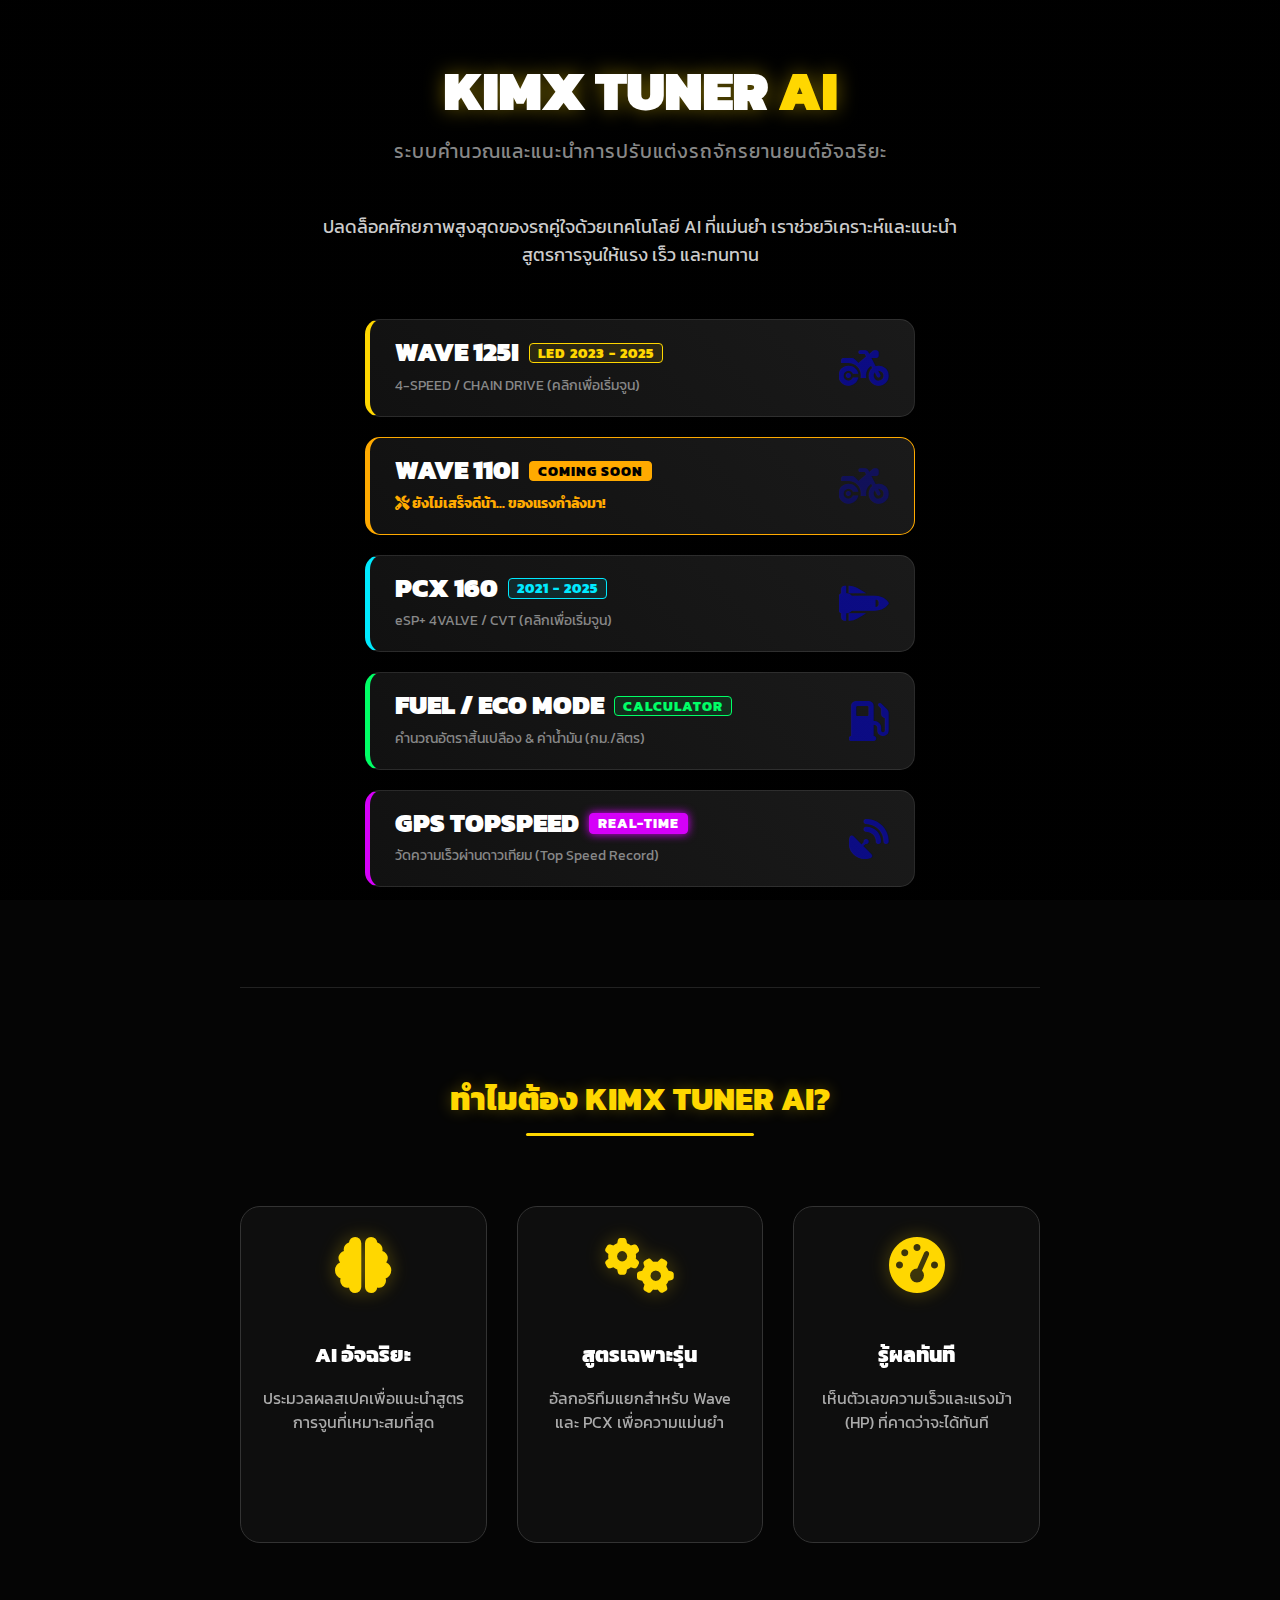
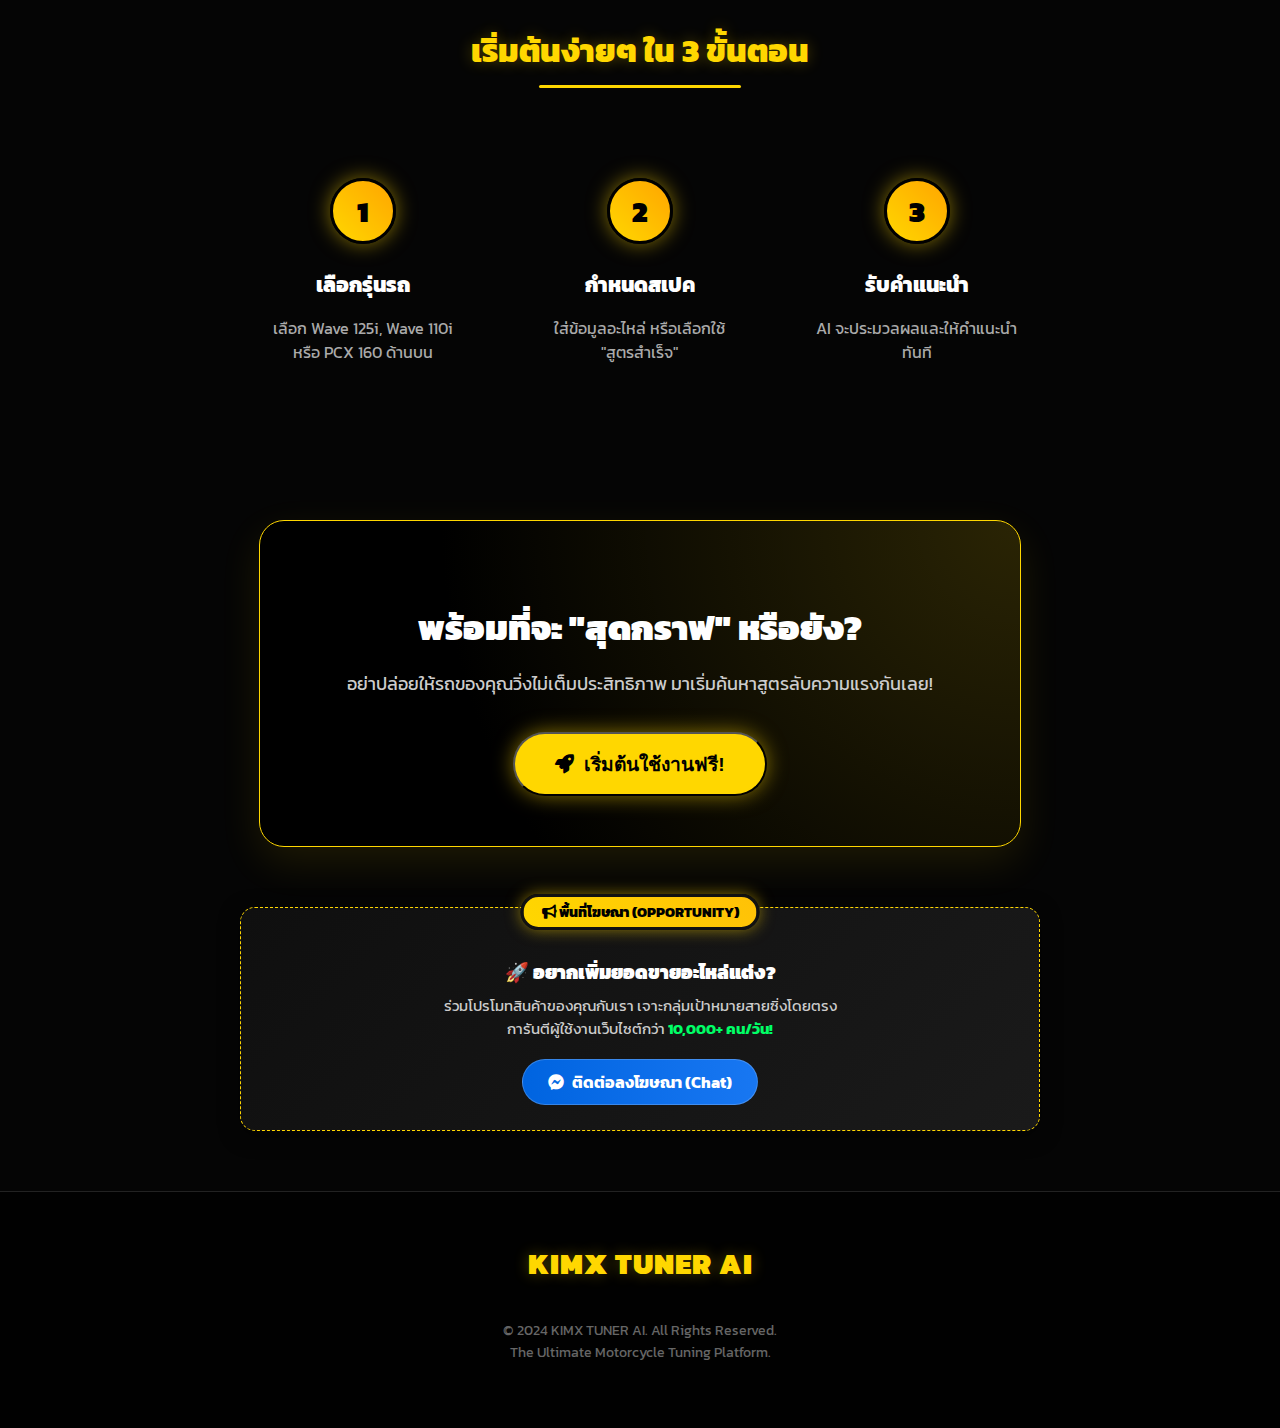
<file: index.html>
<!DOCTYPE html>
<html lang="th">
<head>
    <meta charset="UTF-8">
    <meta name="viewport" content="width=device-width, initial-scale=1.0, maximum-scale=1.0, user-scalable=no">
    <meta name="google-site-verification" content="XBZroDGp_kA28tbvOnFUymh1DsDybkbicMoyPmsQ8JY" />
    <title>คำนวณความเร็ว & เช็คแรงม้า AI - KIMX TUNER (Wave 125i / 110i / PCX)</title>
    
    <meta name="description" content="เว็บคำนวณความเร็วและแรงม้ารถมอเตอร์ไซค์ออนไลน์ฟรี! เช็คความเร็ว GPS, คำนวณ CC, สูตรไล่สเตอร์ Wave 125i, 110i และ PCX 160 แม่นยำด้วยระบบ AI อัจฉริยะ">
    <meta name="keywords" content="คำนวณอัตราสิ้นเปลือง, คำนวณค่าน้ำมัน, คำนวณแรงม้า, เช็คความเร็วรถ, Wave 125i, PCX 160, KIMX TUNER">
    <meta name="author" content="KIMX TUNER AI">
    <meta name="robots" content="index, follow"> 
    <meta property="og:title" content="KIMX TUNER AI - คำนวณความเร็ว & แรงม้ามอเตอร์ไซค์">
    <meta property="og:description" content="อยากรู้ว่ารถวิ่งได้เท่าไหร่? มาลองคำนวณสูตรไล่รถด้วย AI แม่นยำ รู้ผลทันที ฟรี!">
    <meta property="og:image" content="kimxlogo.png"> 
    <meta property="og:url" content="https://kimx-tuner.vercel.app/"> 
    <meta property="og:type" content="website">

    <link rel="icon" href="kimxlogo.png" type="image/png">
    <link href="https://fonts.googleapis.com/css2?family=Kanit:wght@300;400;600;800;900&display=swap" rel="stylesheet">
    <link rel="stylesheet" href="https://cdnjs.cloudflare.com/ajax/libs/font-awesome/6.4.0/css/all.min.css">
    
    <style>
        /* --- KIMX MAIN THEME --- */
        :root {
            --bg: #050505;
            --primary: #FFD700;
            --text: #ffffff;
            --pcx-blue: #00eaff;
            --wave110-red: #ff3333;
            --eco-green: #00ff66;
            --gps-purple: #d500f9;
        }

        body {
            font-family: 'Kanit', sans-serif;
            background-color: var(--bg);
            color: var(--text);
            margin: 0;
            background-image: linear-gradient(rgba(0,0,0,0.94), rgba(0,0,0,0.94)), url('https://www.transparenttextures.com/patterns/carbon-fibre.png');
            background-attachment: fixed;
            -webkit-tap-highlight-color: transparent;
        }

        .container {
            max-width: 800px;
            margin: 0 auto;
            padding: 60px 20px 40px;
            text-align: center;
            min-height: 80vh;
            display: flex;
            flex-direction: column;
            justify-content: center;
        }
        
        .header-box { margin-bottom: 30px; animation: fadeInDown 0.8s ease-out; }
        h1 {
            margin: 0; 
            font-size: 3.5rem; 
            line-height: 1.1;
            text-transform: uppercase; 
            font-weight: 900; 
            letter-spacing: -1px;
            text-shadow: 0 0 20px rgba(255, 215, 0, 0.4);
            animation: logoPulse 2.5s infinite ease-in-out; 
        }
        .sub-text { font-size: 1.2rem; color: #888; margin-top: 15px; letter-spacing: 1px; font-weight: 400; }
        .intro-text {
            color: #ccc; font-size: 1.1rem; line-height: 1.6; margin-bottom: 50px;
            max-width: 650px; margin-left: auto; margin-right: auto;
            animation: fadeIn 1s ease-out 0.3s both;
        }

        /* ปุ่มเลือกเมนู */
        .btn-container {
            display: flex; flex-direction: column; gap: 20px;
            width: 100%; max-width: 550px; margin: 0 auto 60px;
            animation: fadeInUp 0.8s ease-out 0.5s both;
        }
        .main-btn {
            text-decoration: none; padding: 20px 25px; border-radius: 15px;
            display: flex; align-items: center; justify-content: space-between;
            transition: 0.3s; border: 1px solid rgba(255,255,255,0.1);
            position: relative; overflow: hidden;
            background: linear-gradient(45deg, #111, #1a1a1a);
        }
        .btn-content { text-align: left; }
        .btn-title { 
            font-size: 1.6rem; font-weight: 900; text-transform: uppercase; 
            display: flex; align-items: center; gap: 10px; line-height: 1;
        }
        .year-badge { font-size: 0.9rem; font-weight: 800; padding: 2px 8px; border-radius: 4px; letter-spacing: 1px; }
        .btn-sub { font-size: 0.9rem; color: #888; margin-top: 8px; font-weight: 400; }
        .btn-icon-big { font-size: 2.5rem; opacity: 0.5; transition: 0.3s; }

        /* สไตล์ปุ่ม WAVE 125i */
        .wave-btn { border-left: 5px solid var(--primary); }
        .wave-btn .btn-title { color: #fff; }
        .wave-btn .year-badge { color: var(--primary); background: rgba(255, 215, 0, 0.1); border: 1px solid var(--primary); }
        .wave-btn:hover { background: rgba(255, 215, 0, 0.05); box-shadow: 0 0 30px rgba(255, 215, 0, 0.2); transform: translateY(-5px); border-color: var(--primary); }
        .wave-btn:hover .btn-icon-big { color: var(--primary); opacity: 1; transform: scale(1.1) rotate(-10deg); }

        /* สไตล์ปุ่ม WAVE 110i */
        .wave110-btn { border-left: 5px solid var(--wave110-red); }
        .wave110-btn .btn-title { color: #fff; }
        .wave110-btn .year-badge { color: var(--wave110-red); background: rgba(255, 51, 51, 0.1); border: 1px solid var(--wave110-red); }
        .wave110-btn:hover { background: rgba(255, 51, 51, 0.05); box-shadow: 0 0 30px rgba(255, 51, 51, 0.2); transform: translateY(-5px); border-color: var(--wave110-red); }
        .wave110-btn:hover .btn-icon-big { color: var(--wave110-red); opacity: 1; transform: scale(1.1) rotate(-10deg); }

        /* สไตล์ปุ่ม PCX 160 */
        .pcx-btn { border-left: 5px solid var(--pcx-blue); }
        .pcx-btn .btn-title { color: #fff; }
        .pcx-btn .year-badge { color: var(--pcx-blue); background: rgba(0, 234, 255, 0.1); border: 1px solid var(--pcx-blue); }
        .pcx-btn:hover { background: rgba(0, 234, 255, 0.05); box-shadow: 0 0 30px rgba(0, 234, 255, 0.2); transform: translateY(-5px); border-color: var(--pcx-blue); }
        .pcx-btn:hover .btn-icon-big { color: var(--pcx-blue); opacity: 1; transform: scale(1.1) rotate(-10deg); }

        /* สไตล์ปุ่ม FUEL ECO */
        .fuel-btn { border-left: 5px solid var(--eco-green); }
        .fuel-btn .btn-title { color: #fff; }
        .fuel-btn .year-badge { 
            color: var(--eco-green); background: rgba(0, 255, 102, 0.1); border: 1px solid var(--eco-green); 
            animation: glowPulse 2s infinite; 
        }
        .fuel-btn:hover { 
            background: rgba(0, 255, 102, 0.05); 
            box-shadow: 0 0 30px rgba(0, 255, 102, 0.2); 
            transform: translateY(-5px); border-color: var(--eco-green); 
        }
        .fuel-btn:hover .btn-icon-big { color: var(--eco-green); opacity: 1; transform: scale(1.1) rotate(-10deg); }

        /* 🔥 สไตล์ปุ่ม GPS (ลบ Animation ออกแล้ว) */
        .gps-btn { border-left: 5px solid var(--gps-purple); }
        .gps-btn .btn-title { color: #fff; }
        .gps-btn .year-badge { 
            color: #fff; background: var(--gps-purple); border: 1px solid var(--gps-purple);
            /* animation: signalPulse 1.5s infinite; เอาออกแล้วตามที่ขอ */
            box-shadow: 0 0 10px var(--gps-purple);
        }
        .gps-btn:hover { 
            background: rgba(213, 0, 249, 0.05); 
            box-shadow: 0 0 30px rgba(213, 0, 249, 0.2); 
            transform: translateY(-5px); border-color: var(--gps-purple); 
        }
        .gps-btn:hover .btn-icon-big { color: var(--gps-purple); opacity: 1; transform: scale(1.1) rotate(10deg); }

        /* ANIMATIONS */
        @keyframes glowPulse { 0% { opacity: 0.7; } 50% { opacity: 1; box-shadow: 0 0 10px rgba(0,255,102,0.3); } 100% { opacity: 0.7; } }
        /* @keyframes signalPulse { ... (ไม่ได้ใช้แล้ว) ... } */

        /* Section Styles */
        .section-container { max-width: 800px; margin: 0 auto; padding: 0 20px; }
        .section { padding: 60px 0; border-top: 1px solid #222; text-align: center; }
        .section-title {
            color: var(--primary); font-size: 2rem; font-weight: 800; margin-bottom: 40px;
            text-transform: uppercase; text-shadow: 0 0 15px rgba(255, 215, 0, 0.3);
            position: relative; display: inline-block;
        }
        .section-title::after {
            content: ''; display: block; width: 60%; height: 3px; 
            background: var(--primary); margin: 10px auto 0; border-radius: 2px;
        }
        .grid-3 { display: grid; grid-template-columns: repeat(auto-fit, minmax(240px, 1fr)); gap: 30px; margin-top: 30px; text-align: center; }
        .feature-box {
            background: rgba(20, 20, 20, 0.6); border: 1px solid #333; border-radius: 20px;
            padding: 30px 20px; transition: 0.3s; backdrop-filter: blur(5px); height: 100%;
        }
        .feature-box:hover {
            border-color: var(--primary); box-shadow: 0 10px 30px rgba(255, 215, 0, 0.15);
            transform: translateY(-8px); background: rgba(30, 30, 30, 0.8);
        }
        .feature-icon { font-size: 3.5rem; color: var(--primary); margin-bottom: 25px; display: inline-block; text-shadow: 0 0 20px rgba(255, 215, 0, 0.3); }
        .feature-title { font-size: 1.3rem; font-weight: 800; color: #fff; margin-bottom: 15px; }
        .feature-desc { color: #aaa; font-size: 1rem; line-height: 1.5; }
        
        .step-box { padding: 20px; position: relative; }
        .step-number {
            background: linear-gradient(45deg, var(--primary), #FFA500);
            color: #000; width: 60px; height: 60px; border-radius: 50%;
            display: flex; align-items: center; justify-content: center;
            font-weight: 900; font-size: 1.8rem; margin: 0 auto 25px;
            box-shadow: 0 0 20px rgba(255, 215, 0, 0.5); border: 3px solid #000;
        }

        /* Partner */
        .partner-section {
            margin-top: 60px; padding: 25px 20px;
            background: linear-gradient(135deg, #0f0f0f 0%, #1a1a1a 100%);
            border: 1px dashed var(--primary); border-radius: 15px;
            text-align: center; position: relative;
            box-shadow: 0 5px 20px rgba(0,0,0,0.5);
        }
        .partner-badge {
            position: absolute; top: -14px; left: 50%; transform: translateX(-50%);
            background: linear-gradient(45deg, #FFD700, #FFC107);
            color: #000; font-weight: 800; font-size: 0.9rem; padding: 4px 18px;
            border-radius: 25px; border: 3px solid #111;
            box-shadow: 0 0 15px rgba(255, 215, 0, 0.5);
            white-space: nowrap; z-index: 10;
            animation: goldPulse 2s infinite ease-in-out;
        }
        .partner-content { display: flex; flex-direction: column; gap: 8px; margin-top: 25px; align-items: center; }
        .partner-title { font-size: 1.2rem; color: #fff; font-weight: 900; text-transform: uppercase; }
        .partner-desc { color: #ccc; font-size: 0.95rem; line-height: 1.5; max-width: 600px; }
        .fb-btn {
            margin-top: 10px; background: linear-gradient(to right, #0064e0, #1877F2);
            color: #fff; padding: 10px 25px; border-radius: 50px; text-decoration: none;
            font-weight: 700; font-size: 1rem; display: inline-flex; align-items: center; justify-content: center; gap: 8px; transition: 0.2s; border: 1px solid rgba(255,255,255,0.2);
        }
        .fb-btn:hover { background: #2D8EFF; transform: translateY(-2px); box-shadow: 0 4px 15px rgba(24, 119, 242, 0.4); }

        /* CTA */
        .cta-section {
            background: radial-gradient(circle at top right, rgba(255,215,0,0.15) 0%, rgba(0,0,0,1) 70%);
            padding: 50px 30px; border-radius: 25px; border: 1px solid var(--primary);
            margin: 60px auto; max-width: 700px; box-shadow: 0 15px 40px rgba(255, 215, 0, 0.1); text-align: center;
        }
        .cta-title { color: #fff; font-size: 2.2rem; font-weight: 900; margin-bottom: 15px; text-transform: uppercase; }
        .cta-sub { color: #ccc; margin-bottom: 35px; font-size: 1.1rem; }
        .cta-btn {
            background: var(--primary); color: #000; padding: 15px 40px; border-radius: 50px;
            font-weight: 900; text-decoration: none; font-size: 1.2rem; display: inline-flex;
            align-items: center; gap: 10px; transition: 0.3s; box-shadow: 0 0 20px rgba(255, 215, 0, 0.5);
        }
        .cta-btn:hover { transform: scale(1.05); box-shadow: 0 0 40px rgba(255, 215, 0, 0.8); }
        
        .footer {
            text-align: center; padding: 50px 0; color: #666; font-size: 0.9rem;
            border-top: 1px solid #222; margin-top: 60px; background: rgba(0,0,0,0.8);
        }
        .footer-logo {
            color: var(--primary); font-weight: 900; font-size: 1.8rem; margin-bottom: 20px;
            display: inline-block; text-shadow: 0 0 15px rgba(255, 215, 0, 0.3); letter-spacing: 1px;
        }

        /* Animations */
        @keyframes fadeInDown { from { opacity:0; transform: translateY(-30px); } to { opacity:1; transform: translateY(0); } }
        @keyframes fadeInUp { from { opacity:0; transform: translateY(30px); } to { opacity:1; transform: translateY(0); } }
        @keyframes fadeIn { from { opacity:0; } to { opacity:1; } }
        @keyframes goldPulse { 0% { transform: translateX(-50%) scale(1); box-shadow: 0 0 0 0 rgba(255, 215, 0, 0.7); } 50% { transform: translateX(-50%) scale(1.05); box-shadow: 0 0 0 10px rgba(255, 215, 0, 0); } 100% { transform: translateX(-50%) scale(1); box-shadow: 0 0 0 0 rgba(255, 215, 0, 0); } }
        @keyframes logoPulse { 
            0% { opacity: 1; text-shadow: 0 0 20px rgba(255, 215, 0, 0.4); transform: scale(1); }
            50% { opacity: 0.85; text-shadow: 0 0 40px rgba(255, 215, 0, 0.8), 0 0 10px rgba(255, 255, 255, 0.5); transform: scale(1.02); }
            100% { opacity: 1; text-shadow: 0 0 20px rgba(255, 215, 0, 0.4); transform: scale(1); }
        }

        /* --- MOBILE OPTIMIZATION --- */
        @media (max-width: 600px) {
            .container { padding: 40px 15px 30px; }
            h1 { font-size: 2.4rem; }
            .sub-text { font-size: 0.95rem; margin-top: 10px; }
            .intro-text { font-size: 0.95rem; margin-bottom: 30px; }
            
            .btn-container { gap: 12px; margin-bottom: 40px; }
            .main-btn { padding: 15px 18px; min-height: auto; border-radius: 12px; }
            .btn-title { font-size: 1.2rem; flex-direction: column; align-items: flex-start; gap: 3px; }
            .year-badge { font-size: 0.7rem; padding: 2px 6px; margin-top: 2px; display: inline-block; }
            .btn-sub { font-size: 0.75rem; margin-top: 4px; opacity: 0.8; }
            .btn-icon-big { font-size: 2rem; }

            .section { padding: 40px 0; }
            .section-title { font-size: 1.6rem; margin-bottom: 25px; }
            .grid-3 { grid-template-columns: 1fr; gap: 15px; margin-top: 20px; }
            .feature-box { padding: 20px; }
            
            .partner-section { margin-top: 30px; padding: 25px 15px; }
            .cta-section { padding: 30px 20px; margin: 40px 0; border-radius: 20px; }
            .cta-title { font-size: 1.6rem; }
            .cta-btn { width: 100%; justify-content: center; padding: 12px; font-size: 1rem; }
            .footer { padding: 30px 0; }
            .footer-logo { font-size: 1.4rem; }
        }
    </style>
</head>
<body>

    <div class="container">
        <div class="header-box">
            <h1>KIMX TUNER <span style="color:var(--primary);">AI</span></h1>
            <div class="sub-text">ระบบคำนวณและแนะนำการปรับแต่งรถจักรยานยนต์อัจฉริยะ</div>
        </div>
        
        <p class="intro-text">
            ปลดล็อคศักยภาพสูงสุดของรถคู่ใจด้วยเทคโนโลยี AI ที่แม่นยำ
            เราช่วยวิเคราะห์และแนะนำสูตรการจูนให้แรง เร็ว และทนทาน
        </p>

        <div class="btn-container">
            <a href="wave125i.html" class="main-btn wave-btn">
                <div class="btn-content">
                    <div class="btn-title">
                        WAVE 125i 
                        <span class="year-badge">LED 2023 - 2025</span>
                    </div>
                    <div class="btn-sub">4-SPEED / CHAIN DRIVE (คลิกเพื่อเริ่มจูน)</div>
                </div>
                <i class="fas fa-motorcycle btn-icon-big"></i>
            </a>

            <a href="wave110i.html" class="main-btn wave110-btn" style="border-color: #ffaa00;">
                <div class="btn-content">
                    <div class="btn-title">
                        WAVE 110i 
                        <span class="year-badge" style="background: #ffaa00; color: #000; border-color: #ffaa00;">
                            COMING SOON
                        </span>
                    </div>
                    <div class="btn-sub" style="color: #ffaa00; font-weight: bold;">
                        <i class="fas fa-tools"></i> ยังไม่เสร็จดีน้า... ของแรงกำลังมา!
                    </div>
                </div>
                <i class="fas fa-motorcycle btn-icon-big" style="opacity: 0.3;"></i>
            </a>
            
            <a href="pcx160.html" class="main-btn pcx-btn">
                <div class="btn-content">
                    <div class="btn-title">
                        PCX 160 
                        <span class="year-badge">2021 - 2025</span>
                    </div>
                    <div class="btn-sub">eSP+ 4VALVE / CVT (คลิกเพื่อเริ่มจูน)</div>
                </div>
                <i class="fas fa-space-shuttle btn-icon-big"></i>
            </a>

            <a href="fuel.html" class="main-btn fuel-btn">
                <div class="btn-content">
                    <div class="btn-title">
                        FUEL / ECO MODE
                        <span class="year-badge">CALCULATOR</span>
                    </div>
                    <div class="btn-sub">คำนวณอัตราสิ้นเปลือง & ค่าน้ำมัน (กม./ลิตร)</div>
                </div>
                <i class="fas fa-gas-pump btn-icon-big"></i>
            </a>

            <a href="gps.html" class="main-btn gps-btn">
                <div class="btn-content">
                    <div class="btn-title">
                        GPS TOPSPEED 
                        <span class="year-badge">REAL-TIME</span>
                    </div>
                    <div class="btn-sub">วัดความเร็วผ่านดาวเทียม (Top Speed Record)</div>
                </div>
                <i class="fas fa-satellite-dish btn-icon-big"></i>
            </a>
        </div>
    </div>

    <div class="section-container">
        <div class="section">
            <h2 class="section-title">ทำไมต้อง KIMX TUNER AI?</h2>
            <div class="grid-3">
                <div class="feature-box">
                    <i class="fas fa-brain feature-icon"></i>
                    <h3 class="feature-title">AI อัจฉริยะ</h3>
                    <p class="feature-desc">ประมวลผลสเปคเพื่อแนะนำสูตรการจูนที่เหมาะสมที่สุด</p>
                </div>
                <div class="feature-box">
                    <i class="fas fa-cogs feature-icon"></i>
                    <h3 class="feature-title">สูตรเฉพาะรุ่น</h3>
                    <p class="feature-desc">อัลกอริทึมแยกสำหรับ Wave และ PCX เพื่อความแม่นยำ</p>
                </div>
                <div class="feature-box">
                    <i class="fas fa-tachometer-alt feature-icon"></i>
                    <h3 class="feature-title">รู้ผลทันที</h3>
                    <p class="feature-desc">เห็นตัวเลขความเร็วและแรงม้า (HP) ที่คาดว่าจะได้ทันที</p>
                </div>
            </div>
        </div>
    </div>

    <div class="section-container">
        <div class="section" style="border-top: none;">
            <h2 class="section-title">เริ่มต้นง่ายๆ ใน 3 ขั้นตอน</h2>
            <div class="grid-3">
                <div class="step-box">
                    <div class="step-number">1</div>
                    <h3 class="feature-title">เลือกรุ่นรถ</h3>
                    <p class="feature-desc">เลือก Wave 125i, Wave 110i หรือ PCX 160 ด้านบน</p>
                </div>
                <div class="step-box">
                    <div class="step-number">2</div>
                    <h3 class="feature-title">กำหนดสเปค</h3>
                    <p class="feature-desc">ใส่ข้อมูลอะไหล่ หรือเลือกใช้ "สูตรสำเร็จ"</p>
                </div>
                <div class="step-box">
                    <div class="step-number">3</div>
                    <h3 class="feature-title">รับคำแนะนำ</h3>
                    <p class="feature-desc">AI จะประมวลผลและให้คำแนะนำทันที</p>
                </div>
            </div>
        </div>
    </div>

    <div class="section-container">
        <div class="cta-section">
            <h2 class="cta-title">พร้อมที่จะ "สุดกราฟ" หรือยัง?</h2>
            <p class="cta-sub">อย่าปล่อยให้รถของคุณวิ่งไม่เต็มประสิทธิภาพ มาเริ่มค้นหาสูตรลับความแรงกันเลย!</p>
            <button onclick="window.scrollTo({top: 0, behavior: 'smooth'});" class="cta-btn">
                <i class="fas fa-rocket"></i> เริ่มต้นใช้งานฟรี!
            </button>
        </div>
    </div>

    <div class="section-container">
        <div class="partner-section">
            <div class="partner-badge"><i class="fas fa-bullhorn"></i> พื้นที่โฆษณา (OPPORTUNITY)</div>
            <div class="partner-content">
                <div class="partner-title">🚀 อยากเพิ่มยอดขายอะไหล่แต่ง?</div>
                <div class="partner-desc">
                    ร่วมโปรโมทสินค้าของคุณกับเรา เจาะกลุ่มเป้าหมายสายซิ่งโดยตรง<br>
                    การันตีผู้ใช้งานเว็บไซต์กว่า <strong style="color:#00ff66;">10,000+ คน/วัน!</strong>
                </div>
                <a href="https://www.facebook.com/chokhthwitantraklu?locale=th_TH" target="_blank" class="fb-btn">
                    <i class="fab fa-facebook-messenger"></i> ติดต่อลงโฆษณา (Chat)
                </a>
            </div>
        </div>
    </div>

    <div class="footer">
        <div class="section-container">
            <div class="footer-logo">KIMX TUNER <span style="color:var(--primary);">AI</span></div>
            <p>© 2024 KIMX TUNER AI. All Rights Reserved.<br>The Ultimate Motorcycle Tuning Platform.</p>
        </div>
    </div>

</body>
</html>
</file>
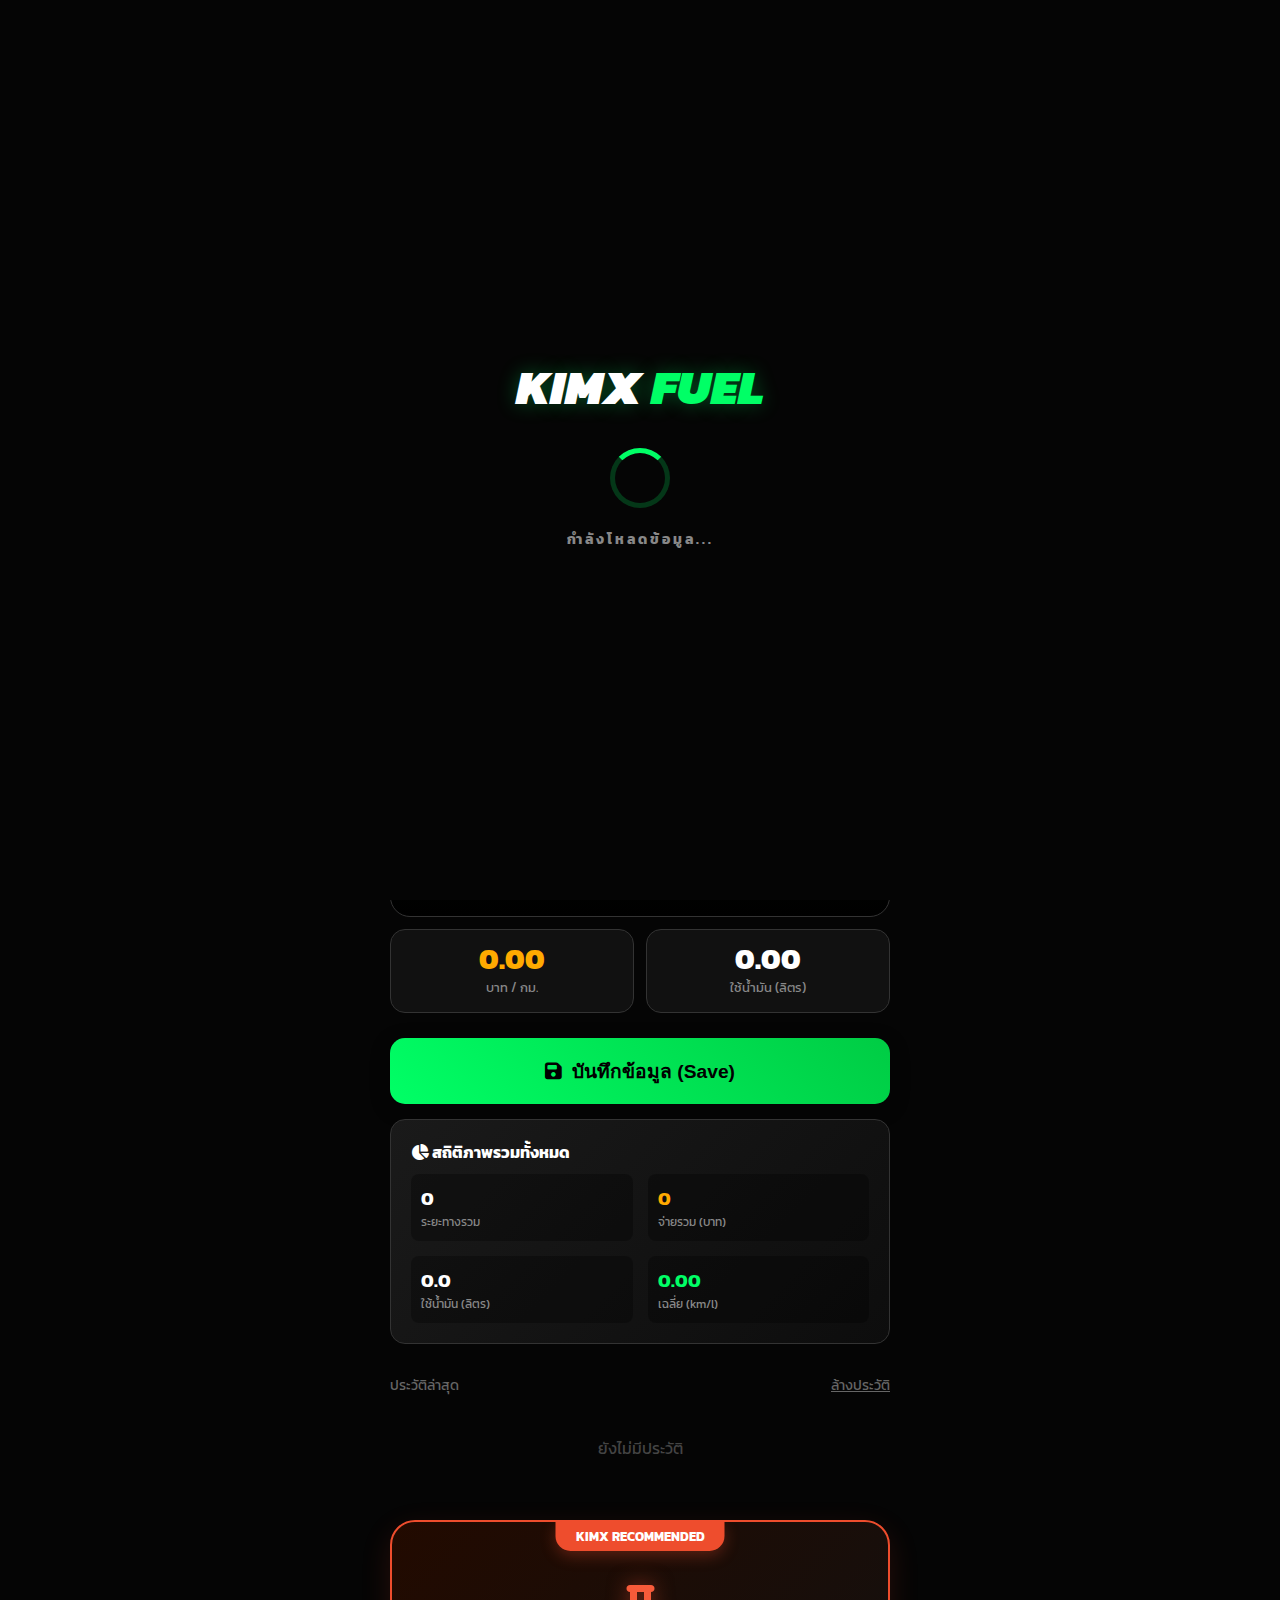
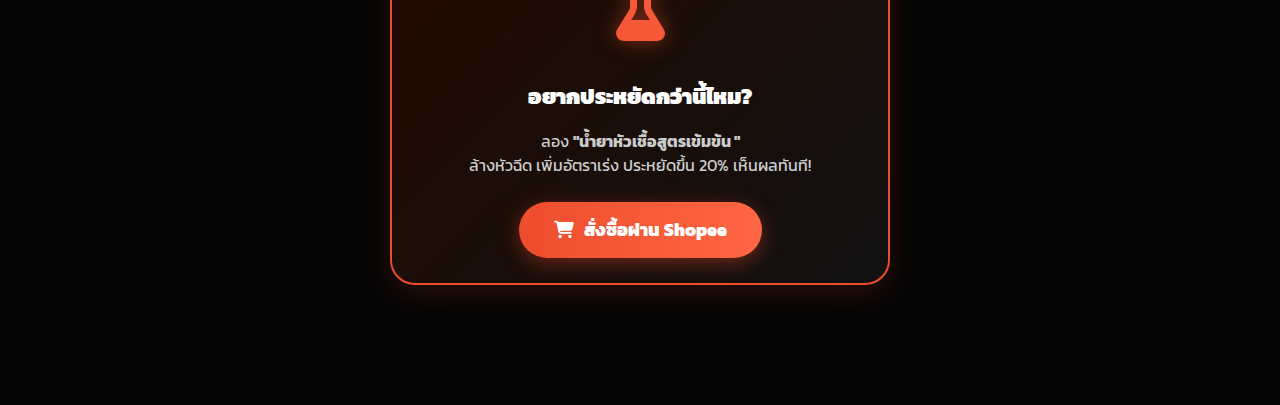
<file: fuel.html>
<!DOCTYPE html>
<html lang="th">
<head>
    <meta charset="UTF-8">
    <meta name="viewport" content="width=device-width, initial-scale=1.0, maximum-scale=1.0, user-scalable=no">
    <title>KIMX Fuel - คำนวณอัตราสิ้นเปลือง</title>
    <link href="https://fonts.googleapis.com/css2?family=Kanit:wght@300;400;600;800;900&display=swap" rel="stylesheet">
    <link rel="stylesheet" href="https://cdnjs.cloudflare.com/ajax/libs/font-awesome/6.4.0/css/all.min.css">
    <style>
        :root { 
            --bg: #050505; 
            --card-bg: #111; 
            --eco-green: #00ff66;
            --orange-shopee: #ee4d2d;
            --text: #ffffff; 
            --border: #333; 
        }

        body {
            font-family: 'Kanit', sans-serif; 
            background-color: var(--bg); 
            color: var(--text); 
            margin: 0; padding: 15px;
            background-image: linear-gradient(rgba(0,0,0,0.92), rgba(0,0,0,0.92)), url('https://www.transparenttextures.com/patterns/carbon-fibre.png');
            background-attachment: fixed;
            -webkit-tap-highlight-color: transparent;
            overflow-x: hidden; /* Prevent horizontal scroll during loading transition */
        }
        
        .container { max-width: 500px; margin: 0 auto; padding-bottom: 80px; margin-top: 70px; }

        /* --- NEW: LOADING SCREEN --- */
        #kimx-loader {
            position: fixed; top: 0; left: 0; width: 100%; height: 100%;
            background: #050505; z-index: 99999;
            display: flex; justify-content: center; align-items: center;
            transition: opacity 0.6s ease-out, visibility 0.6s ease-out;
        }
        #kimx-loader.loaded {
            opacity: 0; visibility: hidden; pointer-events: none;
        }
        .loader-content { text-align: center; }
        .loader-logo {
            font-size: 3rem; font-weight: 900; color: #fff; font-style: italic;
            margin-bottom: 25px; text-transform: uppercase;
            animation: pulseLogo 1.5s infinite alternate;
            text-shadow: 0 0 20px rgba(0, 255, 102, 0.3);
        }
        .loader-spinner {
            width: 50px; height: 50px; border: 5px solid rgba(0, 255, 102, 0.2);
            border-top: 5px solid var(--eco-green); border-radius: 50%;
            animation: spin 1s linear infinite; margin: 0 auto 20px;
        }
        .loader-text { color: #888; letter-spacing: 3px; font-size: 0.9rem; font-weight: bold; }
        @keyframes spin { 0% { transform: rotate(0deg); } 100% { transform: rotate(360deg); } }
        @keyframes pulseLogo { from { transform: scale(1); opacity: 0.9; } to { transform: scale(1.05); opacity: 1; } }

        /* NAV BAR */
        .top-nav {
            position: fixed; top: 0; left: 0; width: 100%; z-index: 1000;
            background: rgba(0,0,0,0.95); border-bottom: 1px solid #333;
            padding: 10px 0; display: flex; justify-content: center;
            backdrop-filter: blur(10px);
        }
        .nav-link {
            text-decoration: none; color: #fff; font-size: 1rem; font-weight: bold;
            display: flex; align-items: center; gap: 8px;
            padding: 8px 20px; border-radius: 50px; background: #222; border: 1px solid #444;
        }

        /* HEADER */
        .header-box { text-align: center; margin-bottom: 25px; }
        h1 { margin: 0; font-size: 1.8rem; line-height: 1.2; }
        .eco-text { color: var(--eco-green); font-weight: 900; text-shadow: 0 0 15px rgba(0, 255, 102, 0.4); }
        .sub-head { color: #888; font-size: 0.9rem; margin-top: 5px; }

        /* INPUT CARD */
        .input-card { background: #151515; padding: 20px; border-radius: 20px; border: 1px solid #333; margin-bottom: 25px; box-shadow: 0 10px 30px rgba(0,0,0,0.5); }
        
        .input-row { margin-bottom: 20px; position: relative; }
        .input-row label { display: flex; justify-content: space-between; color: #aaa; margin-bottom: 8px; font-size: 0.95rem; }
        
        .input-wrapper { position: relative; }
        .input-wrapper i { position: absolute; top: 50%; left: 15px; transform: translateY(-50%); color: var(--eco-green); font-size: 1.2rem; }
        .input-wrapper input { 
            width: 100%; padding: 15px 15px 15px 45px; background: #000; border: 1px solid #444; 
            color: #fff; border-radius: 12px; font-family: 'Kanit'; font-size: 1.4rem; font-weight: bold;
            box-sizing: border-box; transition: 0.3s;
        }
        .input-wrapper input:focus { border-color: var(--eco-green); outline: none; box-shadow: 0 0 15px rgba(0, 255, 102, 0.2); }
        .unit-badge { position: absolute; right: 15px; top: 50%; transform: translateY(-50%); color: #666; font-size: 0.9rem; }

        /* QUICK PRICE BTNS */
        .quick-price { display: flex; gap: 8px; margin-top: 10px; overflow-x: auto; padding-bottom: 5px; }
        .qp-btn { 
            background: #222; border: 1px solid #444; color: #ccc; padding: 6px 12px; 
            border-radius: 8px; font-size: 0.8rem; white-space: nowrap; cursor: pointer; flex: 1;
        }
        .qp-btn.active { background: var(--eco-green); color: #000; font-weight: bold; border-color: var(--eco-green); }

        /* DASHBOARD & GAUGE */
        .dashboard { display: grid; grid-template-columns: 1fr 1fr; gap: 12px; margin-bottom: 25px; }
        
        .gauge-card {
            grid-column: span 2;
            background: linear-gradient(180deg, rgba(0, 255, 102, 0.05) 0%, #000 100%);
            border: 1px solid #333; border-radius: 20px; padding: 25px 15px;
            display: flex; flex-direction: column; align-items: center; justify-content: center;
            position: relative; overflow: hidden;
        }
        .gauge-ring {
            width: 180px; height: 180px; border-radius: 50%;
            background: conic-gradient(var(--eco-green) 0% 0%, #333 0% 100%);
            display: flex; align-items: center; justify-content: center;
            position: relative; transition: background 0.5s ease;
            box-shadow: 0 0 30px rgba(0, 255, 102, 0.1);
        }
        .gauge-inner {
            width: 160px; height: 160px; background: #080808; border-radius: 50%;
            display: flex; flex-direction: column; align-items: center; justify-content: center;
            z-index: 2;
        }
        .gauge-val { font-size: 3.5rem; font-weight: 900; color: #fff; line-height: 0.9; }
        .gauge-unit { font-size: 0.9rem; color: #888; }
        .gauge-rating { 
            margin-top: 15px; padding: 5px 15px; border-radius: 15px; 
            font-size: 0.9rem; font-weight: bold; color: #000; background: #333; color:#aaa;
            transition: 0.3s;
        }

        .stat-card { 
            background: var(--card-bg); border: 1px solid var(--border); border-radius: 15px; 
            padding: 15px; text-align: center;
        }
        .stat-value-sm { font-size: 1.8rem; font-weight: 800; color: #fff; line-height: 1; }
        .stat-label { font-size: 0.8rem; color: #888; margin-top: 5px; }

        /* --- PRODUCT CARD (Moved to bottom) --- */
        .product-promo {
            margin-top: 40px; /* เพิ่มระยะห่างด้านบน */
            margin-bottom: 25px; padding: 25px 20px; border-radius: 25px;
            background: linear-gradient(135deg, #220a00 0%, #111 100%); /* พื้นหลังเข้มขึ้น */
            border: 2px solid var(--orange-shopee); position: relative;
            text-align: center; overflow: hidden; box-shadow: 0 10px 30px rgba(238, 77, 45, 0.15);
        }
        .promo-badge {
            position: absolute; top: 0; left: 50%; transform: translateX(-50%); background: var(--orange-shopee);
            color: #fff; font-size: 0.8rem; font-weight: bold; padding: 5px 20px;
            border-bottom-right-radius: 15px; border-bottom-left-radius: 15px;
            box-shadow: 0 5px 15px rgba(238, 77, 45, 0.3);
        }
        .promo-icon-box {
            font-size: 3.5rem; margin: 25px 0 15px;
            background: linear-gradient(45deg, var(--orange-shopee), #ff6644);
            -webkit-background-clip: text; -webkit-text-fill-color: transparent;
            filter: drop-shadow(0 0 10px rgba(238, 77, 45, 0.5));
        }
        .promo-title { font-size: 1.4rem; color: #fff; margin-bottom: 10px; font-weight: 900; text-transform: uppercase; }
        .promo-desc { color: #ccc; font-size: 1rem; margin-bottom: 25px; line-height: 1.5; }
        .promo-btn {
            background: linear-gradient(to right, var(--orange-shopee), #ff6644); color: #fff; text-decoration: none;
            padding: 15px 35px; border-radius: 50px; font-weight: 800; font-size: 1.1rem;
            display: inline-flex; align-items: center; gap: 10px; transition: 0.3s;
            box-shadow: 0 5px 20px rgba(238, 77, 45, 0.4);
            animation: pulseBtn 2s infinite;
        }
        .promo-btn:hover { transform: scale(1.05) translateY(-3px); box-shadow: 0 10px 25px rgba(238, 77, 45, 0.6); }
        @keyframes pulseBtn { 0% { transform: scale(1); } 50% { transform: scale(1.03); } 100% { transform: scale(1); } }

        /* BUTTONS */
        .btn-action { 
            width: 100%; padding: 18px; border: none; border-radius: 15px; 
            font-size: 1.2rem; font-weight: 800; cursor: pointer; transition: 0.2s; 
            display: flex; align-items: center; justify-content: center; gap: 10px;
            box-shadow: 0 5px 20px rgba(0,0,0,0.3); margin-bottom: 15px;
        }
        .btn-save { background: linear-gradient(45deg, #00ff66, #00cc44); color: #000; }

        /* SUMMARY */
        .summary-box { background: linear-gradient(135deg, #1a1a1a 0%, #0d0d0d 100%); border-radius: 15px; padding: 20px; border: 1px solid #333; }
        .sum-grid { display: grid; grid-template-columns: 1fr 1fr; gap: 15px; margin-top: 10px; }
        .sum-item { background: rgba(0,0,0,0.3); padding: 10px; border-radius: 8px; }
        .sum-val { font-size: 1.2rem; font-weight: bold; color: #fff; }
        .sum-lbl { font-size: 0.75rem; color: #888; }

        /* HISTORY */
        .history-list { list-style: none; padding: 0; margin-top: 20px; display: flex; flex-direction: column; gap: 10px; }
        .history-item { background: #111; padding: 15px; border-radius: 12px; border-left: 4px solid var(--eco-green); display: flex; justify-content: space-between; align-items: center; position: relative; }
        .h-main { font-size: 1.1rem; font-weight: bold; color: #fff; }
        .h-sub { font-size: 0.8rem; color: #666; }
        .del-btn { color: #ff3333; padding: 5px 10px; background: rgba(255, 51, 51, 0.1); border-radius: 5px; cursor: pointer; font-size: 0.8rem; }
    </style>
</head>
<body>

    <div id="kimx-loader">
        <div class="loader-content">
            <div class="loader-logo">KIMX <span style="color:var(--eco-green);">FUEL</span></div>
            <div class="loader-spinner"></div>
            <div class="loader-text">กำลังโหลดข้อมูล...</div>
        </div>
    </div>

    <div class="top-nav">
        <a href="index.html" class="nav-link"><i class="fas fa-chevron-left"></i> หน้าหลัก</a>
    </div>

    <div class="container">
        <div class="header-box">
            <h1>คำนวณ <span class="eco-text">อัตราสิ้นเปลือง</span></h1>
            <div class="sub-head">เช็คความประหยัด & บันทึกค่าใช้จ่าย</div>
        </div>

        <div class="input-card">
            <div class="input-row">
                <label><span>ระยะทางที่วิ่งได้ (Trip)</span></label>
                <div class="input-wrapper">
                    <i class="fas fa-road"></i>
                    <input type="number" id="distance" placeholder="0" inputmode="decimal" onkeyup="calc()">
                    <span class="unit-badge">กม.</span>
                </div>
            </div>
            <div class="input-row">
                <label><span>จำนวนเงินที่เติม</span></label>
                <div class="input-wrapper">
                    <i class="fas fa-wallet"></i>
                    <input type="number" id="money" placeholder="0" inputmode="decimal" onkeyup="calc()">
                    <span class="unit-badge">บาท</span>
                </div>
            </div>
            <div class="input-row">
                <label><span>ราคาน้ำมัน (บาท/ลิตร)</span></label>
                <div class="input-wrapper">
                    <i class="fas fa-gas-pump"></i>
                    <input type="number" id="price" value="35.45" inputmode="decimal" onkeyup="calc()">
                    <span class="unit-badge">B/L</span>
                </div>
                <div class="quick-price">
                    <div class="qp-btn" onclick="setPrice(40.14, this)">เบนซิน 95</div>
                    <div class="qp-btn" onclick="setPrice(31.85, this)">แก๊ส 95</div>
                    <div class="qp-btn" onclick="setPrice(31.48, this)">แก๊ส 91</div>
                    <div class="qp-btn" onclick="setPrice(29.64, this)">E20</div>
                </div>
            </div>
        </div>

        <div class="dashboard">
            <div class="gauge-card">
                <div class="gauge-ring" id="gaugeRing">
                    <div class="gauge-inner">
                        <div class="gauge-val" id="res_kml">0.0</div>
                        <div class="gauge-unit">KM / LITER</div>
                    </div>
                </div>
                <div class="gauge-rating" id="ratingText">รอผลลัพธ์...</div>
            </div>
            
            <div class="stat-card">
                <div class="stat-value-sm" id="res_cost_km" style="color:#ffaa00;">0.00</div>
                <div class="stat-label">บาท / กม.</div>
            </div>
            <div class="stat-card">
                <div class="stat-value-sm" id="res_liters">0.00</div>
                <div class="stat-label">ใช้น้ำมัน (ลิตร)</div>
            </div>
        </div>

        <button class="btn-action btn-save" onclick="saveHistory()">
            <i class="fas fa-save"></i> บันทึกข้อมูล (Save)
        </button>

        <div class="summary-box">
            <div style="color:#fff; font-weight:bold; margin-bottom:10px;"><i class="fas fa-chart-pie"></i> สถิติภาพรวมทั้งหมด</div>
            <div class="sum-grid">
                <div class="sum-item"><div class="sum-val" id="sum_dist">0</div><div class="sum-lbl">ระยะทางรวม</div></div>
                <div class="sum-item"><div class="sum-val" id="sum_money" style="color:#ffaa00;">0</div><div class="sum-lbl">จ่ายรวม (บาท)</div></div>
                <div class="sum-item"><div class="sum-val" id="sum_liters">0</div><div class="sum-lbl">ใช้น้ำมัน (ลิตร)</div></div>
                <div class="sum-item"><div class="sum-val" id="sum_avg" style="color:var(--eco-green);">0</div><div class="sum-lbl">เฉลี่ย (km/l)</div></div>
            </div>
        </div>

        <div style="margin-top:30px;">
            <div style="display:flex; justify-content:space-between; align-items:center; color:#666; font-size:0.9rem;">
                <span>ประวัติล่าสุด</span>
                <span onclick="clearHistory()" style="cursor:pointer; text-decoration:underline;">ล้างประวัติ</span>
            </div>
            <ul id="history_list" class="history-list"></ul>
        </div>

        <div class="product-promo">
            <div class="promo-badge">KIMX RECOMMENDED</div>
            <div class="promo-icon-box"><i class="fas fa-flask"></i></div>
            <h3 class="promo-title">อยากประหยัดกว่านี้ไหม?</h3>
            <p class="promo-desc">
                ลอง <strong>"น้ำยาหัวเชื้อสูตรเข้มข้น "</strong><br>
                ล้างหัวฉีด เพิ่มอัตราเร่ง ประหยัดขึ้น 20% เห็นผลทันที!
            </p>
            <a href="https://s.shopee.co.th/20oVpSaHFQ" target="_blank" class="promo-btn">
                <i class="fas fa-shopping-cart"></i> สั่งซื้อผ่าน Shopee
            </a>
        </div>
        
    </div>

    <script>
        // เพิ่มส่วนการจัดการ Loader ใน window load
        window.addEventListener('load', () => {
            const loader = document.getElementById('kimx-loader');
            // หน่วงเวลาเล็กน้อยให้เห็นโลโก้ ก่อนซ่อน
            setTimeout(() => {
                loader.classList.add('loaded');
            }, 800);

            loadHistory(); 
            calc(); 
        });

        function setPrice(val, btn) {
            document.getElementById('price').value = val.toFixed(2);
            calc();
            document.querySelectorAll('.qp-btn').forEach(b => b.classList.remove('active'));
            if(btn) btn.classList.add('active');
        }

        function calc() {
            const dist = parseFloat(document.getElementById('distance').value) || 0;
            const money = parseFloat(document.getElementById('money').value) || 0;
            const price = parseFloat(document.getElementById('price').value) || 1;

            if (price > 0 && money > 0) {
                const liters = money / price;
                document.getElementById('res_liters').innerText = liters.toFixed(2);
                
                if (dist > 0) {
                    const kml = dist / liters;
                    const costKm = money / dist;
                    
                    document.getElementById('res_kml').innerText = kml.toFixed(1);
                    document.getElementById('res_cost_km').innerText = costKm.toFixed(2);
                    
                    updateGauge(kml); 
                } else {
                    document.getElementById('res_kml').innerText = "0.0";
                    updateGauge(0);
                }
            }
        }

        function updateGauge(val) {
            const ring = document.getElementById('gaugeRing');
            const txt = document.getElementById('ratingText');
            
            let percent = (val / 70) * 100;
            if(percent > 100) percent = 100;
            
            let color = '#ff3333'; 
            let msg = 'กินน้ำมันดุ! ⛽';

            if(val >= 35) { color = '#ffaa00'; msg = 'ประหยัดปานกลาง 😐'; }
            if(val >= 50) { color = '#00ff66'; msg = 'ประหยัดเทพ! 🚀'; }
            
            ring.style.background = `conic-gradient(${color} 0% ${percent}%, #333 ${percent}% 100%)`;
            
            if(val > 0) {
                txt.innerText = msg;
                txt.style.background = color;
                txt.style.color = '#000';
            } else {
                txt.innerText = 'รอผลลัพธ์...';
                txt.style.background = '#333';
                txt.style.color = '#aaa';
            }
        }

        function saveHistory() {
            const dist = parseFloat(document.getElementById('distance').value);
            const money = parseFloat(document.getElementById('money').value);
            const price = parseFloat(document.getElementById('price').value);
            if(!dist || !money || !price) return alert('กรุณากรอกข้อมูลให้ครบถ้วน');

            const liters = money / price;
            const kml = dist / liters;
            const costKm = money / dist;

            const item = {
                id: Date.now(), date: new Date().toLocaleDateString('th-TH'),
                dist: dist, money: money, liters: liters, kml: kml, costKm: costKm
            };

            let history = JSON.parse(localStorage.getItem('kimx_fuel_data_v2')) || [];
            history.unshift(item);
            localStorage.setItem('kimx_fuel_data_v2', JSON.stringify(history));

            loadHistory();
            alert('บันทึกเรียบร้อย!');
            document.getElementById('distance').value = '';
            document.getElementById('money').value = '';
            calc();
        }

        function loadHistory() {
            let history = JSON.parse(localStorage.getItem('kimx_fuel_data_v2')) || [];
            const list = document.getElementById('history_list');
            list.innerHTML = "";
            let totalDist = 0, totalMoney = 0, totalLiters = 0;

            if(history.length === 0) list.innerHTML = '<div style="text-align:center; color:#444; padding:20px;">ยังไม่มีประวัติ</div>';
            else {
                history.forEach(item => {
                    totalDist += item.dist; totalMoney += item.money; totalLiters += item.liters;
                    const li = document.createElement('li');
                    li.className = 'history-item';
                    li.innerHTML = `
                        <div style="font-size:0.7rem; color:#444; position:absolute; top:5px; right:10px;">${item.date}</div>
                        <div><div class="h-main">${item.kml.toFixed(1)} km/l</div><div class="h-sub">วิ่ง ${item.dist} กม. | เติม ${item.money} บ.</div></div>
                        <div class="del-btn" onclick="deleteItem(${item.id})"><i class="fas fa-trash"></i> ลบ</div>
                    `;
                    list.appendChild(li);
                });
            }
            document.getElementById('sum_dist').innerText = totalDist.toLocaleString();
            document.getElementById('sum_money').innerText = totalMoney.toLocaleString();
            document.getElementById('sum_liters').innerText = totalLiters.toFixed(1);
            const grandAvg = totalLiters > 0 ? (totalDist / totalLiters) : 0;
            document.getElementById('sum_avg').innerText = grandAvg.toFixed(2);
        }

        function deleteItem(id) {
            if(!confirm('ลบรายการนี้?')) return;
            let history = JSON.parse(localStorage.getItem('kimx_fuel_data_v2')) || [];
            history = history.filter(item => item.id !== id);
            localStorage.setItem('kimx_fuel_data_v2', JSON.stringify(history));
            loadHistory();
        }

        function clearHistory() {
            if(!confirm('ลบทั้งหมด?')) return;
            localStorage.removeItem('kimx_fuel_data_v2');
            loadHistory();
        }
    </script>
</body>
</html>
</file>
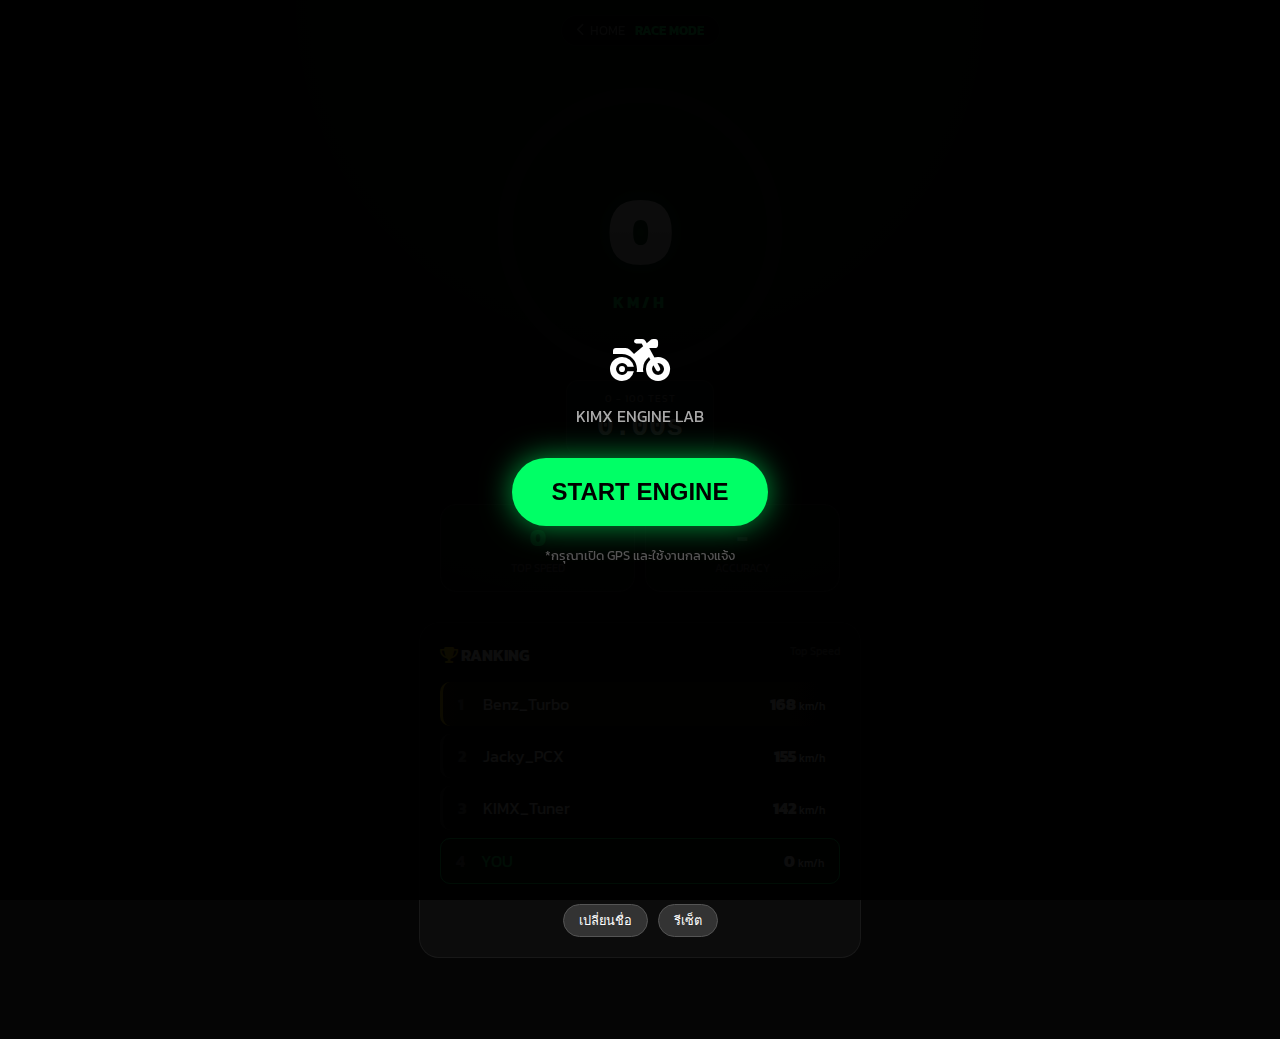
<file: gps.html>
<!DOCTYPE html>
<html lang="th">
<head>
    <meta charset="UTF-8">
    <meta name="viewport" content="width=device-width, initial-scale=1.0, maximum-scale=1.0, user-scalable=no">
    <title>KIMX RACER GPS</title>
    <link href="https://fonts.googleapis.com/css2?family=Kanit:wght@300;400;600;800;900&display=swap" rel="stylesheet">
    <link rel="stylesheet" href="https://cdnjs.cloudflare.com/ajax/libs/font-awesome/6.4.0/css/all.min.css">
    <style>
        :root { 
            --bg: #050505; 
            --card-bg: rgba(20, 20, 20, 0.9); 
            --primary: #00ff66; 
            --danger: #ff003c;
            --text: #ffffff; 
        }
        
        body {
            font-family: 'Kanit', sans-serif; 
            background-color: var(--bg); 
            color: var(--text); 
            margin: 0; padding: 0;
            background-image: radial-gradient(circle at 50% 0%, rgba(0, 255, 102, 0.1) 0%, transparent 60%);
            min-height: 100vh; 
            display: flex; flex-direction: column; align-items: center;
            overflow-x: hidden;
            padding-bottom: 80px;
            user-select: none;
        }

        /* --- LOADING SCREEN (NEW!) --- */
        #loadingOverlay {
            position: fixed; top: 0; left: 0; width: 100%; height: 100%;
            background: #000; z-index: 10000;
            display: none; /* ซ่อนไว้ก่อน */
            flex-direction: column; justify-content: center; align-items: center;
        }
        .kimx-loader {
            font-size: 4rem; font-weight: 900; color: var(--primary);
            text-transform: uppercase; letter-spacing: 2px;
            text-shadow: 0 0 20px rgba(0, 255, 102, 0.8);
            animation: pulseGreen 1s infinite alternate;
        }
        .loader-text {
            margin-top: 15px; color: #666; font-size: 0.8rem; letter-spacing: 1px;
            animation: blink 1s infinite;
        }

        /* --- START OVERLAY --- */
        #startOverlay {
            position: fixed; top: 0; left: 0; width: 100%; height: 100%;
            background: rgba(0,0,0,0.95); z-index: 9999;
            display: flex; flex-direction: column; justify-content: center; align-items: center;
        }
        .start-btn {
            background: var(--primary); color: #000; border: none;
            padding: 20px 40px; border-radius: 50px; font-size: 1.5rem; font-weight: 900;
            cursor: pointer; box-shadow: 0 0 30px rgba(0, 255, 102, 0.6);
            animation: pulse 1.5s infinite;
        }

        /* --- NAV --- */
        .top-nav {
            position: fixed; top: 15px; z-index: 1000;
            display: flex; gap: 10px; 
            background: rgba(0,0,0,0.8); padding: 5px 15px; border-radius: 50px; 
            border: 1px solid rgba(255,255,255,0.1); backdrop-filter: blur(10px);
        }
        .nav-item { text-decoration: none; color: #888; font-size: 0.8rem; display: flex; align-items: center; gap: 5px;}
        .nav-item.active { color: var(--primary); font-weight: bold; }

        /* --- GAUGE --- */
        .gauge-container {
            position: relative; width: 300px; height: 300px; margin-top: 80px;
            display: flex; justify-content: center; align-items: center;
        }
        .gauge-ring { transform: rotate(-90deg); transform-origin: 50% 50%; }
        .speed-val { 
            position: absolute; font-size: 6rem; font-weight: 900; 
            background: -webkit-linear-gradient(#fff, #bbb); -webkit-background-clip: text; -webkit-text-fill-color: transparent;
            filter: drop-shadow(0 0 15px rgba(0,255,102,0.3));
        }
        .speed-unit { position: absolute; top: 70%; font-size: 1rem; color: var(--primary); letter-spacing: 3px; font-weight: bold; }

        /* --- TIMER --- */
        .drag-timer-box {
            margin-top: 0px; margin-bottom: 20px;
            background: rgba(255,255,255,0.05); padding: 10px 30px;
            border-radius: 12px; border: 1px solid rgba(255,255,255,0.1);
            text-align: center;
        }
        .drag-val { font-size: 1.8rem; font-weight: 700; color: #fff; font-family: monospace;}
        .drag-active { color: var(--primary); animation: blink 0.5s infinite; }

        /* --- STATS --- */
        .stats-container { display: grid; grid-template-columns: 1fr 1fr; gap: 10px; width: 90%; max-width: 400px; }
        .stat-card { background: var(--card-bg); border: 1px solid rgba(255,255,255,0.1); padding: 15px; border-radius: 16px; text-align: center; }
        .stat-val { font-size: 1.5rem; font-weight: 800; color: #fff; }
        .stat-label { font-size: 0.7rem; color: #666; margin-top: 5px; }

        /* --- LEADERBOARD --- */
        .leaderboard-section {
            width: 90%; max-width: 400px; margin-top: 30px;
            background: rgba(255,255,255,0.03); padding: 20px; border-radius: 20px;
            border: 1px solid rgba(255,255,255,0.05);
        }
        .rank-item {
            display: flex; justify-content: space-between; align-items: center;
            background: #111; padding: 10px 15px; border-radius: 10px; margin-bottom: 8px;
            border-left: 3px solid #333;
        }
        .rank-item.top-1 { border-left-color: gold; background: linear-gradient(90deg, rgba(255,215,0,0.1), #111); }
        .rank-item.is-me { border: 1px solid var(--primary); background: rgba(0,255,102,0.05); }

        /* --- STATUS --- */
        .gps-status { margin-top: 10px; font-size: 0.8rem; color: #666; display: flex; gap: 5px; align-items: center;}
        .status-dot { width: 8px; height: 8px; background: #333; border-radius: 50%; }
        .status-dot.active { background: var(--primary); box-shadow: 0 0 5px var(--primary); }

        @media (max-width: 480px) {
            .gauge-container { transform: scale(0.9); margin-top: 60px; }
            .speed-val { font-size: 5rem; }
            .kimx-loader { font-size: 3rem; }
        }

        @keyframes pulse { 0% { transform: scale(1); } 50% { transform: scale(1.05); } 100% { transform: scale(1); } }
        @keyframes blink { 50% { opacity: 0.5; } }
        @keyframes pulseGreen { 
            0% { opacity: 0.5; transform: scale(0.95); text-shadow: 0 0 10px var(--primary); } 
            100% { opacity: 1; transform: scale(1.05); text-shadow: 0 0 30px var(--primary); } 
        }
    </style>
</head>
<body>

    <div id="loadingOverlay">
        <div class="kimx-loader">KIMX</div>
        <div class="loader-text">SEARCHING FOR SATELLITE...</div>
    </div>

    <div id="startOverlay">
        <i class="fas fa-motorcycle" style="font-size: 3rem; color: #fff; margin-bottom: 20px;"></i>
        <div style="margin-bottom: 30px; color: #aaa;">KIMX ENGINE LAB</div>
        <button class="start-btn" onclick="initApp()">START ENGINE</button>
        <div style="margin-top: 20px; font-size: 0.8rem; color: #555;">*กรุณาเปิด GPS และใช้งานกลางแจ้ง</div>
    </div>

    <div class="top-nav">
        <a href="index.html" class="nav-item"><i class="fas fa-chevron-left"></i> HOME</a>
        <div class="nav-item active">RACE MODE</div>
    </div>

    <div class="gauge-container">
        <svg width="300" height="300" class="gauge-ring">
            <circle cx="150" cy="150" r="135" stroke="#222" stroke-width="15" fill="none"></circle>
            <circle id="speedRing" cx="150" cy="150" r="135" stroke="#00ff66" stroke-width="15" fill="none"
                    stroke-dasharray="848" stroke-dashoffset="848" stroke-linecap="round" style="transition: stroke-dashoffset 0.3s;"></circle>
        </svg>
        <div class="speed-val" id="speedDisplay">0</div>
        <div class="speed-unit">KM/H</div>
    </div>

    <div class="drag-timer-box">
        <div style="font-size: 0.6rem; color: #888; letter-spacing: 1px; margin-bottom: 5px;">0 - 100 TEST</div>
        <div class="drag-val" id="dragTimer">0.00s</div>
    </div>

    <div class="gps-status">
        <div class="status-dot" id="statusDot"></div>
        <span id="statusText">System Standby</span>
    </div>

    <div class="stats-container">
        <div class="stat-card">
            <div class="stat-val" id="maxSpeed" style="color: var(--primary);">0</div>
            <div class="stat-label">TOP SPEED</div>
        </div>
        <div class="stat-card">
            <div class="stat-val" id="accuracy" style="color: #888;">-</div>
            <div class="stat-label">ACCURACY</div>
        </div>
    </div>

    <div class="leaderboard-section">
        <div style="display: flex; justify-content: space-between; margin-bottom: 15px;">
            <div style="font-weight: bold;"><i class="fas fa-trophy" style="color: gold;"></i> RANKING</div>
            <div style="font-size: 0.7rem; color: #666;">Top Speed</div>
        </div>
        <div id="leaderboardList"></div>
        <div style="margin-top: 20px; text-align: center; display: flex; gap: 10px; justify-content: center;">
            <button onclick="changeName()" style="background: #333; color: #fff; border: 1px solid #555; padding: 5px 15px; border-radius: 20px; font-size: 0.8rem;">เปลี่ยนชื่อ</button>
            <button onclick="resetData()" style="background: #333; color: #fff; border: 1px solid #555; padding: 5px 15px; border-radius: 20px; font-size: 0.8rem;">รีเซ็ต</button>
        </div>
    </div>

    <script>
        // --- 1. CONFIG ---
        let maxSpd = parseFloat(localStorage.getItem('myMaxSpeed')) || 0;
        let myName = localStorage.getItem('myRacerName') || "YOU";
        
        let timerRunning = false;
        let startTime = 0;
        let timerInterval;
        let timeResult = 0;
        let isGpsLocked = false; // ตัวเช็คว่า GPS มาหรือยัง

        const bots = [
            { name: "Benz_Turbo", speed: 168 },
            { name: "Jacky_PCX", speed: 155 },
            { name: "KIMX_Tuner", speed: 142 }
        ];

        // UI Refs
        const loadingOverlay = document.getElementById('loadingOverlay');
        const startOverlay = document.getElementById('startOverlay');
        const speedDisplay = document.getElementById('speedDisplay');
        const maxDisplay = document.getElementById('maxSpeed');
        const accDisplay = document.getElementById('accuracy');
        const speedRing = document.getElementById('speedRing');
        const statusText = document.getElementById('statusText');
        const statusDot = document.getElementById('statusDot');
        const dragTimerDisplay = document.getElementById('dragTimer');
        const leaderboardList = document.getElementById('leaderboardList');

        // Init
        maxDisplay.innerText = maxSpd;
        renderLeaderboard();

        // --- 2. MAIN FUNCTIONS ---

        function initApp() {
            // 1. ซ่อนหน้า Start
            startOverlay.style.display = 'none';
            // 2. โชว์หน้า Loading (KIMX เขียวๆ)
            loadingOverlay.style.display = 'flex';
            
            // 3. เริ่มขอ GPS
            startGPS();
        }

        function startGPS() {
            if (navigator.geolocation) {
                navigator.geolocation.watchPosition(
                    (position) => {
                        // --- GPS มาแล้ว! ---
                        
                        // ถ้าเป็นการจับสัญญาณครั้งแรก ให้ปิดหน้า Loading
                        if (!isGpsLocked) {
                            isGpsLocked = true;
                            loadingOverlay.style.display = 'none'; // ซ่อนหน้าโหลด
                        }

                        // คำนวณความเร็ว
                        let speed = position.coords.speed; 
                        let acc = position.coords.accuracy;

                        if (speed === null || speed < 0) speed = 0;
                        let kmh = (speed * 3.6).toFixed(0);
                        let currentSpd = parseFloat(kmh);

                        // Update UI
                        speedDisplay.innerText = kmh;
                        accDisplay.innerText = "±" + acc.toFixed(0) + "m";
                        updateRing(currentSpd);
                        runDragTimer(currentSpd);

                        statusText.innerText = "GPS Connected";
                        statusText.style.color = "#00ff66";
                        statusDot.classList.add('active');

                        // Update Record
                        if (currentSpd > maxSpd) {
                            maxSpd = currentSpd;
                            maxDisplay.innerText = maxSpd;
                            localStorage.setItem('myMaxSpeed', maxSpd);
                            renderLeaderboard();
                        }
                    },
                    (error) => {
                        console.warn("GPS Error:", error);
                        // ถ้า Error ให้ปิดหน้าโหลด แล้วกลับไปหน้า Start เพื่อให้กดใหม่
                        if(!isGpsLocked) {
                            alert("หาสัญญาณไม่เจอ หรือไม่อนุญาต GPS");
                            loadingOverlay.style.display = 'none';
                            startOverlay.style.display = 'flex';
                        }
                    },
                    { enableHighAccuracy: true, timeout: 20000, maximumAge: 0 }
                );
            } else {
                alert("อุปกรณ์นี้ไม่รองรับ GPS");
                loadingOverlay.style.display = 'none';
                startOverlay.style.display = 'flex';
            }
        }

        // --- 3. HELPER LOGIC ---

        function updateRing(speed) {
            const maxGauge = 180; 
            const circumference = 848; 
            let percent = speed / maxGauge;
            if (percent > 1) percent = 1;
            const offset = circumference - (percent * circumference);
            
            speedRing.style.strokeDashoffset = offset;
            speedRing.style.stroke = (speed > 120) ? "#ff003c" : "#00ff66";
        }

        function runDragTimer(spd) {
            if (!timerRunning && spd > 2 && spd < 100 && timeResult === 0) {
                timerRunning = true;
                startTime = Date.now();
                dragTimerDisplay.classList.add('drag-active');
                timerInterval = setInterval(() => {
                    let t = (Date.now() - startTime) / 1000;
                    dragTimerDisplay.innerText = t.toFixed(2) + "s";
                }, 50);
            } else if (timerRunning && spd >= 100) {
                timerRunning = false;
                clearInterval(timerInterval);
                dragTimerDisplay.classList.remove('drag-active');
                dragTimerDisplay.style.color = "#00ff66";
                timeResult = ((Date.now() - startTime) / 1000).toFixed(2);
                dragTimerDisplay.innerText = timeResult + "s";
            }
        }

        function renderLeaderboard() {
            let list = [...bots];
            list.push({ name: myName, speed: maxSpd, isMe: true });
            list.sort((a,b) => b.speed - a.speed);

            leaderboardList.innerHTML = "";
            list.slice(0, 5).forEach((p, i) => {
                let cls = "";
                if(i===0) cls="top-1";
                if(p.isMe) cls+=" is-me";
                
                leaderboardList.innerHTML += `
                    <div class="rank-item ${cls}">
                        <div style="display:flex; gap:10px;">
                            <span style="width:15px; font-weight:bold; color:#666;">${i+1}</span>
                            <span style="color:${p.isMe ? '#00ff66' : '#eee'}">${p.name}</span>
                        </div>
                        <span style="font-weight:800; color:#fff;">${p.speed} <span style="font-size:0.7rem; font-weight:normal;">km/h</span></span>
                    </div>
                `;
            });
        }

        function changeName() {
            let n = prompt("Enter your Name:", myName);
            if(n) { myName = n; localStorage.setItem('myRacerName', n); renderLeaderboard(); }
        }

        function resetData() {
            if(confirm("Reset Records?")) {
                maxSpd = 0; localStorage.setItem('myMaxSpeed', 0);
                maxDisplay.innerText = "0";
                clearInterval(timerInterval); timerRunning=false; timeResult=0;
                dragTimerDisplay.innerText = "0.00s"; dragTimerDisplay.style.color="#fff"; dragTimerDisplay.classList.remove('drag-active');
                renderLeaderboard();
            }
        }
    </script>
</body>
</html>
</file>
